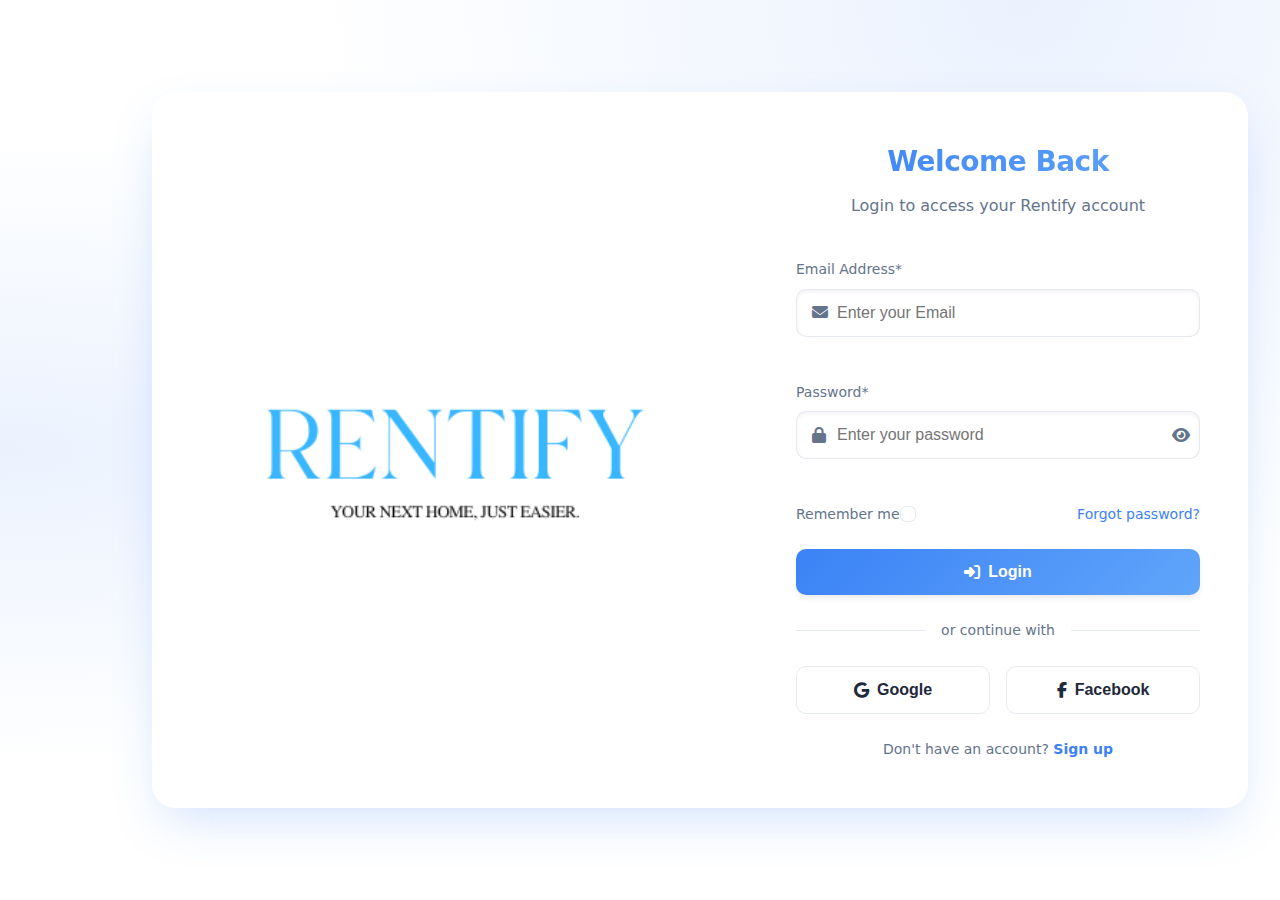
<file: login.html>
<!DOCTYPE html>
<html lang="en">

<head>
  <meta charset="UTF-8">
  <meta name="viewport" content="width=device-width, initial-scale=1.0">
  <title>Login | Rentify - Find Your Perfect Home</title>
  <link rel="stylesheet" href="https://cdnjs.cloudflare.com/ajax/libs/font-awesome/6.4.0/css/all.min.css">
  <style>
    /* Add your CSS styles here */
    /* Modern Design System */
    :root {
      --primary: #3b82f6;
      --primary-hover: #2563eb;
      --primary-light: #93c5fd;
      --primary-lighter: #dbeafe;
      --primary-transparent: rgba(59, 130, 246, 0.1);
      --secondary: #60a5fa;
      --accent: #38bdf8;
      --dark: #1e293b;
      --medium: #64748b;
      --light: #f8fafc;
      --white: #ffffff;
      --border: rgba(203, 213, 225, 0.5);
      --success: #10b981;
      --error: #ef4444;

      --shadow-sm: 0 1px 2px rgba(0, 0, 0, 0.04);
      --shadow-md: 0 4px 6px -1px rgba(0, 0, 0, 0.08), 0 2px 4px -1px rgba(0, 0, 0, 0.02);
      --shadow-lg: 0 10px 25px -5px rgba(59, 130, 246, 0.15);
      --shadow-xl: 0 20px 50px -12px rgba(59, 130, 246, 0.25);
      --shadow-inner: inset 0 2px 4px 0 rgba(0, 0, 0, 0.05);

      --radius-sm: 6px;
      --radius-md: 10px;
      --radius-lg: 14px;
      --radius-xl: 18px;
      --radius-2xl: 24px;
    }

    * {
      margin: 0;
      padding: 0;
      box-sizing: border-box;
    }

    body {
      font-family: 'Inter', system-ui, -apple-system, sans-serif;
      color: var(--dark);
      line-height: 1.6;
      background: linear-gradient(135deg, var(--light) 0%, var(--white) 100%);
      min-height: 100vh;
      display: flex;
      justify-content: center;
      align-items: center;
      padding: 1rem;
      background-image:
        radial-gradient(at 80% 0%, var(--primary-transparent) 0%, transparent 50%),
        radial-gradient(at 0% 50%, var(--primary-transparent) 0%, transparent 50%);
    }

    .container {
      width: 100%;
      max-width: 1200px;
      padding: 0 1rem;
    }

    /* Auth Section */
    .auth-section {
      width: 100%;
      margin-left: 120px;
    }

    .auth-container {
      display: flex;
      background: var(--white);
      border-radius: var(--radius-2xl);
      box-shadow: var(--shadow-xl);
      overflow: hidden;
      min-height: 600px;
    }

    .auth-image {
      flex: 1;
      display: none;
      position: relative;
      overflow: hidden;
    }

    .auth-image img {
      width: 100%;
      height: 100%;
      object-fit: cover;
      object-position: center;
    }

    .auth-image::after {
      content: '';
      position: absolute;
      /* inset: 0; */
      background: linear-gradient(135deg, rgba(59, 130, 246, 0.7), rgba(56, 189, 248, 0.7));
    }

    .auth-form {
      flex: 1;
      padding: 3rem 2rem;
      max-width: 500px;
      width: 100%;
      display: flex;
      flex-direction: column;
      justify-content: center;
    }

    .auth-header {
      text-align: center;
      margin-bottom: 2.5rem;
    }

    .auth-header h2 {
      font-size: 1.75rem;
      font-weight: 700;
      margin-bottom: 0.5rem;
      background: linear-gradient(to right, var(--primary), var(--secondary));
      -webkit-background-clip: text;
      background-clip: text;
      color: transparent;
      letter-spacing: -0.5px;
    }

    .auth-header p {
      font-size: 1rem;
      color: var(--medium);
    }

    /* Form Elements */
    .form-group {
      margin-bottom: 1.5rem;
      position: relative;
    }

    .form-group label {
      display: block;
      font-size: 0.875rem;
      font-weight: 500;
      color: var(--medium);
      margin-bottom: 0.5rem;
    }

    .form-group input {
      width: 100%;
      padding: 0.875rem 1rem 0.875rem 2.5rem;
      font-size: 1rem;
      border: 1px solid var(--border);
      border-radius: var(--radius-md);
      background: var(--white);
      transition: all 0.2s ease;
      box-shadow: var(--shadow-inner);
    }

    .form-group input:focus {
      outline: none;
      border-color: var(--primary);
      box-shadow: 0 0 0 3px var(--primary-transparent);
    }

    .form-group i {
      position: absolute;
      left: 1rem;
      top: 50%;
      transform: translateY(-50%);
      color: var(--medium);
      font-size: 1rem;
      padding-top: 10px;
    }

    .password-toggle {
      position: absolute;
      right: 1rem;
      top: 50%;
      transform: translateY(-50%);
      background: none;
      border: none;
      color: var(--medium);
      cursor: pointer;
      padding: 0.5rem;
      padding-right: 20px;
    }

    .error-message {
      display: block;
      font-size: 0.75rem;
      color: var(--error);
      margin-top: 0.25rem;
      height: 1rem;
    }

    /* Form Options */
    .form-options {
      display: flex;
      justify-content: space-between;
      align-items: center;
      margin-bottom: 1.5rem;
    }

    .checkbox-container {
      display: flex;
      align-items: center;
      position: relative;
      cursor: pointer;
      font-size: 0.875rem;
      color: var(--medium);
      user-select: none;
    }

    .checkbox-container input {
      position: absolute;
      opacity: 0;
      cursor: pointer;
      height: 0;
      width: 0;
    }

    .checkmark {
      position: relative;
      height: 1rem;
      width: 1rem;
      background-color: var(--white);
      border: 1px solid var(--border);
      border-radius: var(--radius-sm);
      margin-right: 0.5rem;
    }

    .checkbox-container input:checked~.checkmark {
      background-color: var(--primary);
      border-color: var(--primary);
    }

    .checkmark:after {
      content: "";
      position: absolute;
      display: none;
    }

    .checkbox-container input:checked~.checkmark:after {
      display: block;
    }

    .checkbox-container .checkmark:after {
      left: 0.25rem;
      top: 0.1rem;
      width: 0.25rem;
      height: 0.5rem;
      border: solid white;
      border-width: 0 2px 2px 0;
      transform: rotate(45deg);
    }

    .forgot-password {
      font-size: 0.875rem;
      color: var(--primary);
      text-decoration: none;
      transition: color 0.2s;
    }

    .forgot-password:hover {
      color: var(--primary-hover);
      text-decoration: underline;
    }

    /* Buttons */
    .btn {
      display: inline-flex;
      align-items: center;
      justify-content: center;
      gap: 0.5rem;
      padding: 0.875rem 1.5rem;
      font-size: 1rem;
      font-weight: 600;
      border-radius: var(--radius-md);
      cursor: pointer;
      transition: all 0.2s ease;
      border: none;
    }

    .btn-block {
      width: 100%;
    }

    .btn-primary {
      background: linear-gradient(135deg, var(--primary), var(--secondary));
      color: var(--white);
      box-shadow: var(--shadow-md);
    }

    .btn-primary:hover {
      background: linear-gradient(135deg, var(--primary-hover), var(--primary));
      transform: translateY(-2px);
      box-shadow: var(--shadow-lg);
    }

    .btn-primary:active {
      transform: translateY(0);
      box-shadow: var(--shadow-md);
    }

    .btn-outline {
      background: transparent;
      border: 1px solid var(--border);
      color: var(--dark);
    }

    .btn-outline:hover {
      background: var(--light);
    }

    .btn-social {
      flex: 1;
    }

    /* Divider */
    .auth-divider {
      display: flex;
      align-items: center;
      margin: 1.5rem 0;
      color: var(--medium);
      font-size: 0.875rem;
    }

    .auth-divider::before,
    .auth-divider::after {
      content: "";
      flex: 1;
      border-bottom: 1px solid var(--border);
    }

    .auth-divider::before {
      margin-right: 1rem;
    }

    .auth-divider::after {
      margin-left: 1rem;
    }

    /* Social Login */
    .social-login {
      display: flex;
      gap: 1rem;
      margin-bottom: 1.5rem;
    }

    /* Auth Footer */
    .auth-footer {
      text-align: center;
      font-size: 0.875rem;
      color: var(--medium);
    }

    .auth-footer a {
      color: var(--primary);
      font-weight: 600;
      text-decoration: none;
      transition: color 0.2s;
    }

    .auth-footer a:hover {
      color: var(--primary-hover);
      text-decoration: underline;
    }

    /* Responsive Design */
    @media (min-width: 768px) {
      .auth-image {
        display: block;
      }

      .auth-form {
        padding: 3rem;
      }
    }

    @media (max-width: 480px) {
      .auth-container {
        border-radius: var(--radius-xl);
      }

      .auth-header h2 {
        font-size: 1.5rem;
      }

      .auth-form {
        padding: 2rem 1.5rem;
      }

      .social-login {
        flex-direction: column;
      }
    }
  </style>
</head>

<body>
  <!-- Login Section -->
  <section id="login" class="auth-section" aria-labelledby="login-heading">
    <div class="container">
      <div class="auth-container">
        <div class="auth-image">
          <img src="rentify2.png" alt="Modern apartment interior" loading="lazy">
        </div>
        <div class="auth-form">
          <div class="auth-header">
            <h2 id="login-heading">Welcome Back</h2>
            <p>Login to access your Rentify account</p>
          </div>

          <form id="loginForm" class="auth-form-content">
            <div class="form-group">
              <label for="email">Email Address*</label>
              <input type="email" id="email" name="email" placeholder="Enter your Email" required>
              <i class="fas fa-envelope" aria-hidden="true"></i>
              <span class="error-message" id="email-error"></span>
            </div>

            <div class="form-group">
              <label for="password">Password*</label>
              <input type="password" id="password" name="password" placeholder="Enter your password" required>
              <i class="fas fa-lock" aria-hidden="true"></i>
              <button type="button" class="password-toggle" aria-label="Show password">
                <i class="fas fa-eye" aria-hidden="true"></i>
              </button>
              <span class="error-message" id="password-error"></span>
            </div>

            <div class="form-options">
              <label class="checkbox-container">
                Remember me
                <input type="checkbox" name="remember">
                <span class="checkmark"></span>
              </label>
              <a href="#forgot-password" class="forgot-password">Forgot password?</a>
            </div>

            <button type="submit" class="btn btn-primary btn-block">
              <i class="fas fa-sign-in-alt" aria-hidden="true"></i> Login
            </button>

            <div class="auth-divider">
              <span>or continue with</span>
            </div>

            <div class="social-login">
              <button type="button" class="btn btn-outline btn-social">
                <i class="fab fa-google" aria-hidden="true"></i> Google
              </button>
              <button type="button" class="btn btn-outline btn-social">
                <i class="fab fa-facebook-f" aria-hidden="true"></i> Facebook
              </button>
            </div>

            <div class="auth-footer">
              Don't have an account? <a href="#register">Sign up</a>
            </div>
          </form>
        </div>
      </div>
    </div>
  </section>

  <script>
    // Password toggle functionality
    document.querySelector('.password-toggle').addEventListener('click', function () {
      const passwordInput = document.getElementById('password');
      const icon = this.querySelector('i');

      if (passwordInput.type === 'password') {
        passwordInput.type = 'text';
        icon.classList.replace('fa-eye', 'fa-eye-slash');
        this.setAttribute('aria-label', 'Hide password');
      } else {
        passwordInput.type = 'password';
        icon.classList.replace('fa-eye-slash', 'fa-eye');
        this.setAttribute('aria-label', 'Show password');
      }
    });

    // Form validation would go here
    document.getElementById('loginForm').addEventListener('submit', function (e) {
      e.preventDefault();
      // Add your form validation logic here
    });
  </script>
</body>

</html>
</file>
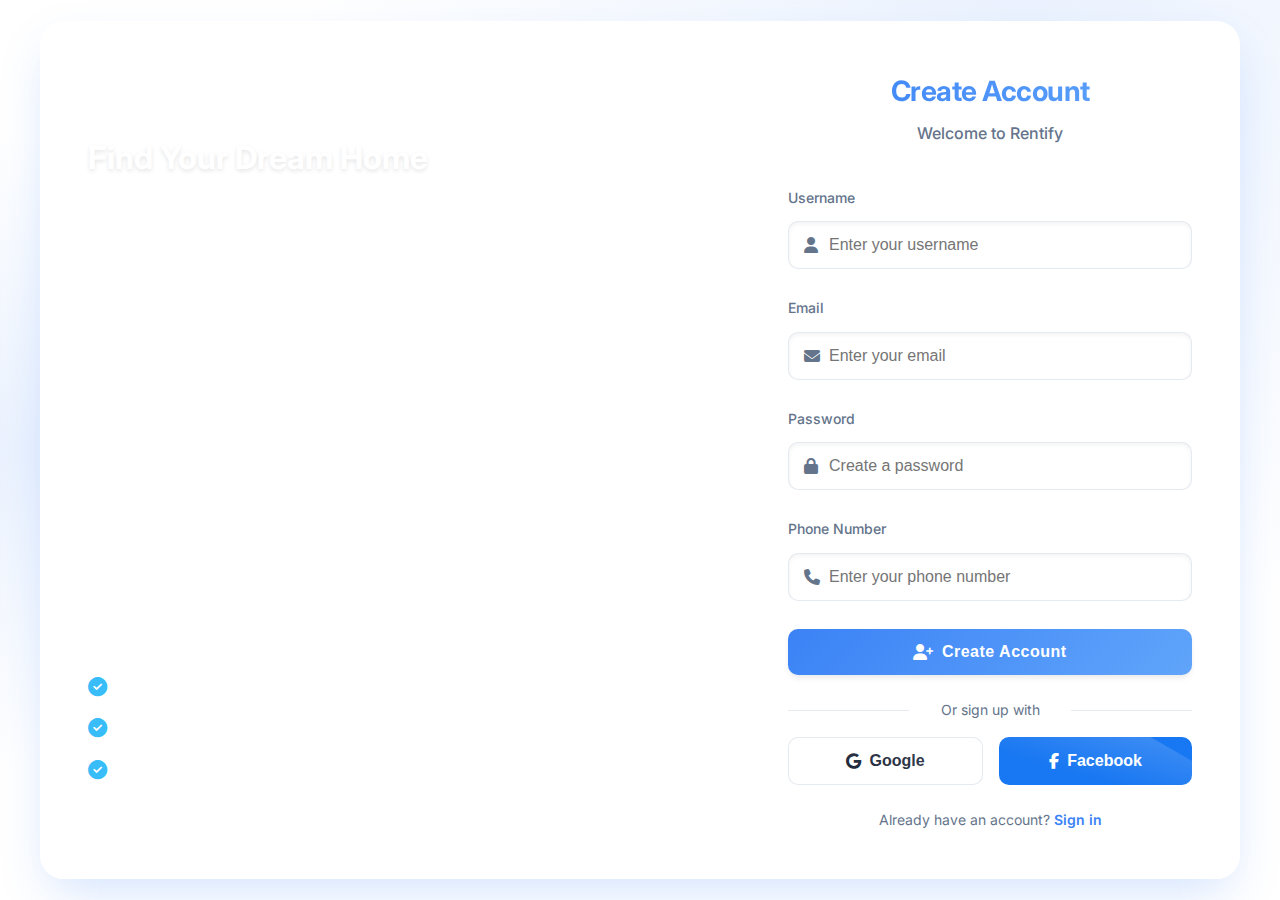
<file: register.html>
<!DOCTYPE html>
<html lang="en">

<head>
  <meta charset="UTF-8">
  <meta name="viewport" content="width=device-width, initial-scale=1.0">
  <title>Register | Rentify - Find Your Perfect Home</title>
  <meta name="description" content="Join Rentify to discover thousands of beautiful rental properties">
  <link rel="preconnect" href="https://fonts.googleapis.com">
  <link rel="preconnect" href="https://fonts.gstatic.com" crossorigin>
  <link href="https://fonts.googleapis.com/css2?family=Inter:wght@300;400;500;600;700&display=swap" rel="stylesheet">
  <link rel="stylesheet" href="https://cdnjs.cloudflare.com/ajax/libs/font-awesome/6.4.0/css/all.min.css">
  <style>
    /* Modern Design System */
    :root {
      --primary: #3b82f6;
      --primary-hover: #2563eb;
      --primary-light: #93c5fd;
      --primary-lighter: #dbeafe;
      --primary-transparent: rgba(59, 130, 246, 0.1);
      --secondary: #60a5fa;
      --accent: #38bdf8;
      --dark: #1e293b;
      --medium: #64748b;
      --light: #f8fafc;
      --white: #ffffff;
      --border: rgba(203, 213, 225, 0.5);
      --success: #10b981;
      --error: #ef4444;

      --shadow-sm: 0 1px 2px rgba(0, 0, 0, 0.04);
      --shadow-md: 0 4px 6px -1px rgba(0, 0, 0, 0.08), 0 2px 4px -1px rgba(0, 0, 0, 0.02);
      --shadow-lg: 0 10px 25px -5px rgba(59, 130, 246, 0.15);
      --shadow-xl: 0 20px 50px -12px rgba(59, 130, 246, 0.25);
      --shadow-inner: inset 0 2px 4px 0 rgba(0, 0, 0, 0.05);

      --glass-bg: rgba(255, 255, 255, 0.85);
      --glass-border: 1px solid rgba(255, 255, 255, 0.2);
      --glass-blur: blur(12px);

      --transition-fast: 120ms cubic-bezier(0.4, 0, 0.2, 1);
      --transition-normal: 250ms cubic-bezier(0.4, 0, 0.2, 1);
      --transition-slow: 400ms cubic-bezier(0.4, 0, 0.2, 1);

      --radius-sm: 6px;
      --radius-md: 10px;
      --radius-lg: 14px;
      --radius-xl: 18px;
      --radius-2xl: 24px;
    }

    /* Base Reset */
    *,
    *::before,
    *::after {
      margin: 0;
      padding: 0;
      box-sizing: border-box;
    }

    @keyframes float {

      0%,
      100% {
        transform: translateY(0);
      }

      50% {
        transform: translateY(-10px);
      }
    }

    @keyframes fadeIn {
      from {
        opacity: 0;
        transform: translateY(10px);
      }

      to {
        opacity: 1;
        transform: translateY(0);
      }
    }

    body {
      font-family: 'Inter', system-ui, -apple-system, sans-serif;
      color: var(--dark);
      line-height: 1.6;
      background: linear-gradient(135deg, var(--light) 0%, var(--white) 100%);
      min-height: 100vh;
      display: flex;
      justify-content: center;
      align-items: center;
      padding: 1rem;
      background-image:
        radial-gradient(at 80% 0%, var(--primary-transparent) 0%, transparent 50%),
        radial-gradient(at 0% 50%, var(--primary-transparent) 0%, transparent 50%);
    }

    /* Main Container */
    .registration-container {
      display: flex;
      max-width: 1200px;
      width: 100%;
      border-radius: var(--radius-2xl);
      overflow: hidden;
      box-shadow: var(--shadow-xl);
      animation: fadeIn var(--transition-slow) both;
      animation-delay: 100ms;
    }

    /* Hero Section */
    .registration-hero {
      flex: 1;
      background: linear-gradient(135deg, var(--white), var(--white));
      color: var(--white);
      padding: 3rem;
      display: none;
      position: relative;
      overflow: hidden;
    }

    .hero-background {
      position: absolute;
      top: 0;
      left: 0;
      width: 700px;
      height: 859px;
      background-image: url('https://images.unsplash.com/photo-1560448204-e02f11c3d0e2?ixlib=rb-4.0.3&ixid=M3wxMjA3fDB8MHxwaG90by1wYWdlfHx8fGVufDB8fHx8fA%3D%3D&auto=format&fit=crop&w=1470&q=80');
      background-size: cover;
      background-position: center;
      /* opacity: 0.15; */
      z-index: 0;
      border-radius: 25px;
    }

    .hero-content {
      position: relative;
      z-index: 2;
      height: 100%;
      display: flex;
      flex-direction: column;
    }

    .logo {
      display: flex;
      align-items: center;
      gap: 0.75rem;
      font-size: 1.5rem;
      font-weight: 700;
      margin-bottom: 2rem;
    }

    .logo i {
      font-size: 2rem;
      color: var(--white);
      transition: transform var(--transition-fast);
    }

    .logo:hover i {
      transform: rotate(-15deg) scale(1.1);
    }

    .registration-hero h2 {
      font-size: 2rem;
      font-weight: 700;
      margin-bottom: 1rem;
      line-height: 1.2;
      text-shadow: 0 2px 4px rgba(0, 0, 0, 0.1);
    }

    .registration-hero p {
      font-size: 1.1rem;
      margin-bottom: 2rem;
      opacity: 0.9;
    }

    .benefits-list {
      list-style: none;
      margin-top: auto;
      margin-bottom: 2rem;
    }

    .benefits-list li {
      display: flex;
      align-items: center;
      gap: 0.75rem;
      margin-bottom: 1rem;
      font-weight: 500;
      animation: fadeIn var(--transition-slow) both;
    }

    .benefits-list li:nth-child(1) {
      animation-delay: 400ms;
    }

    .benefits-list li:nth-child(2) {
      animation-delay: 600ms;
    }

    .benefits-list li:nth-child(3) {
      animation-delay: 800ms;
    }

    .benefits-list i {
      color: var(--accent);
      font-size: 1.2rem;
    }

    /* Form Section */
    .registration-form {
      flex: 1;
      padding: 3rem 2rem;
      max-width: 500px;
      width: 100%;
      background: var(--white);
      position: relative;
    }

    .form-header {
      text-align: center;
      margin-bottom: 2.5rem;
      animation: fadeIn var(--transition-normal) both;
      animation-delay: 200ms;
    }

    .form-header h1 {
      font-size: 1.75rem;
      font-weight: 700;
      margin-bottom: 0.5rem;
      background: linear-gradient(to right, var(--primary), var(--secondary));
      -webkit-background-clip: text;
      background-clip: text;
      color: transparent;
      letter-spacing: -0.5px;
    }

    .slogan {
      font-size: 1rem;
      color: var(--medium);
      font-weight: 500;
      position: relative;
      display: inline-block;
    }

    /* Form Elements */
    .form-group {
      margin-bottom: 1.75rem;
      position: relative;
      animation: fadeIn var(--transition-normal) both;
    }

    .form-group:nth-child(1) {
      animation-delay: 300ms;
    }

    .form-group:nth-child(2) {
      animation-delay: 400ms;
    }

    .form-group:nth-child(3) {
      animation-delay: 500ms;
    }

    .form-group:nth-child(4) {
      animation-delay: 600ms;
    }

    .form-group label {
      display: block;
      font-size: 0.875rem;
      font-weight: 500;
      color: var(--medium);
      margin-bottom: 0.75rem;
      transition: all var(--transition-fast);
    }

    .input-wrapper {
      position: relative;
      transition: all var(--transition-normal);
    }

    .input-wrapper::before {
      content: '';
      position: absolute;
      bottom: 0;
      left: 0;
      width: 0;
      height: 2px;
      background: linear-gradient(to right, var(--primary), var(--secondary));
      transition: width var(--transition-normal);
      z-index: 2;
    }

    .input-wrapper:focus-within::before {
      width: 100%;
    }

    .input-wrapper i {
      position: absolute;
      left: 1rem;
      top: 50%;
      transform: translateY(-50%);
      color: var(--medium);
      font-size: 1rem;
      transition: all var(--transition-fast);
    }

    .input-wrapper:focus-within i {
      color: var(--primary);
      transform: translateY(-50%) scale(1.1);
    }

    .input-wrapper input {
      width: 100%;
      padding: 0.875rem 1rem 0.875rem 2.5rem;
      font-size: 1rem;
      border: 1px solid var(--border);
      border-radius: var(--radius-md);
      background: var(--white);
      transition: all var(--transition-normal);
      box-shadow: var(--shadow-inner);
    }

    .input-wrapper input:focus {
      outline: none;
      border-color: transparent;
      box-shadow: 0 0 0 3px var(--primary-transparent);
      padding-left: 2.75rem;
    }

    /* Buttons */
    .btn {
      display: inline-flex;
      align-items: center;
      justify-content: center;
      gap: 0.5rem;
      padding: 0.875rem 1.5rem;
      font-size: 1rem;
      font-weight: 600;
      border-radius: var(--radius-md);
      cursor: pointer;
      transition: all var(--transition-normal);
      border: none;
      width: 100%;
    }

    .btn-primary {
      position: relative;
      overflow: hidden;
      isolation: isolate;
      color: var(--white);
      letter-spacing: 0.5px;
      box-shadow: var(--shadow-md);
    }

    .btn-primary::before {
      content: '';
      position: absolute;
      inset: 0;
      background: linear-gradient(135deg, var(--primary), var(--secondary));
      z-index: -1;
      transition: all var(--transition-normal);
    }

    .btn-primary::after {
      content: '';
      position: absolute;
      inset: 0;
      background: linear-gradient(135deg, var(--primary-hover), var(--primary));
      z-index: -1;
      opacity: 0;
      transition: all var(--transition-normal);
    }

    .btn-primary:hover::before {
      opacity: 0;
    }

    .btn-primary:hover::after {
      opacity: 1;
    }

    .btn-primary:hover {
      transform: translateY(-2px);
      box-shadow: var(--shadow-lg);
    }

    .btn-primary:active {
      transform: translateY(0);
      box-shadow: var(--shadow-md);
    }

    .btn-google {
      background: var(--white);
      color: var(--dark);
      border: 1px solid var(--border);
    }

    .btn-google:hover {
      background: var(--light);
    }

    .btn-facebook {
      background: #1877f2;
      color: var(--white);
    }

    .btn-facebook:hover {
      background: #166fe5;
    }

    /* Social Login */
    .social-login {
      margin: 1.5rem 0;
      text-align: center;
    }

    .social-login p {
      color: var(--medium);
      font-size: 0.875rem;
      margin-bottom: 1rem;
      position: relative;
    }

    .social-login p::before,
    .social-login p::after {
      content: '';
      position: absolute;
      top: 50%;
      width: 30%;
      height: 1px;
      background: var(--border);
    }

    .social-login p::before {
      left: 0;
    }

    .social-login p::after {
      right: 0;
    }

    .social-buttons {
      display: flex;
      gap: 1rem;
    }

    .social-buttons .btn {
      flex: 1;
      position: relative;
      overflow: hidden;
    }

    .social-buttons .btn::after {
      content: '';
      position: absolute;
      top: -50%;
      left: -50%;
      width: 200%;
      height: 200%;
      background: linear-gradient(to bottom right,
          rgba(255, 255, 255, 0.3) 0%,
          rgba(255, 255, 255, 0) 60%);
      transform: rotate(30deg);
      transition: all var(--transition-slow);
    }

    .social-buttons .btn:hover::after {
      transform: translateY(100%) rotate(30deg);
    }

    /* Login Link */
    .login-link {
      text-align: center;
      margin-top: 1.5rem;
      font-size: 0.875rem;
      color: var(--medium);
    }

    .login-link a {
      color: var(--primary);
      font-weight: 600;
      text-decoration: none;
      transition: color 0.2s;
    }

    .login-link a:hover {
      color: var(--primary-dark);
      text-decoration: underline;
    }

    /* Responsive Design */
    @media (min-width: 768px) {
      .registration-hero {
        display: flex;
      }

      .registration-form {
        padding: 3rem;
      }
    }

    @media (max-width: 480px) {
      .registration-container {
        border-radius: var(--radius-xl);
      }

      .form-header h1 {
        font-size: 1.5rem;
      }

      .registration-form {
        padding: 2rem 1.5rem;
      }

      .social-buttons {
        flex-direction: column;
      }
    }
  </style>
</head>

<body>
  <div class="registration-container">
    <div class="registration-hero">
      <div class="hero-content">
        <div class="logo">
          <i class="fas fa-home"></i>
          <span>Rentify</span>
        </div>
        <h2>Find Your Dream Home</h2>
        <p>Join thousands of happy renters who found their perfect space with us</p>
        <ul class="benefits-list">
          <li><i class="fas fa-check-circle"></i> 10,000+ verified properties</li>
          <li><i class="fas fa-check-circle"></i> No hidden fees</li>
          <li><i class="fas fa-check-circle"></i> 24/7 customer support</li>
        </ul>
      </div>
      <div class="hero-background"></div>
    </div>

    <div class="registration-form">
      <div class="form-header">
        <h1>Create Account</h1>
        <p class="slogan">Welcome to Rentify</p>
      </div>

      <form id="registerForm">
        <div class="form-group">
          <label for="username">Username</label>
          <div class="input-wrapper">
            <i class="fas fa-user"></i>
            <input type="text" id="username" placeholder="Enter your username" required>
          </div>
        </div>

        <div class="form-group">
          <label for="email">Email</label>
          <div class="input-wrapper">
            <i class="fas fa-envelope"></i>
            <input type="email" id="email" placeholder="Enter your email" required>
          </div>
        </div>

        <div class="form-group">
          <label for="password">Password</label>
          <div class="input-wrapper">
            <i class="fas fa-lock"></i>
            <input type="password" id="password" placeholder="Create a password" required>
          </div>
        </div>

        <div class="form-group">
          <label for="phone">Phone Number</label>
          <div class="input-wrapper">
            <i class="fas fa-phone"></i>
            <input type="tel" id="phone" placeholder="Enter your phone number">
          </div>
        </div>

        <button type="submit" class="btn btn-primary">
          <i class="fas fa-user-plus"></i> Create Account
        </button>

        <div class="social-login">
          <p>Or sign up with</p>
          <div class="social-buttons">
            <button type="button" class="btn btn-google">
              <i class="fab fa-google"></i> Google
            </button>
            <button type="button" class="btn btn-facebook">
              <i class="fab fa-facebook-f"></i> Facebook
            </button>
          </div>
        </div>
      </form>

      <div class="login-link">
        Already have an account? <a href="login.html">Sign in</a>
      </div>
    </div>
  </div>

  <script src="script.js"></script>
</body>

</html>
</file>
